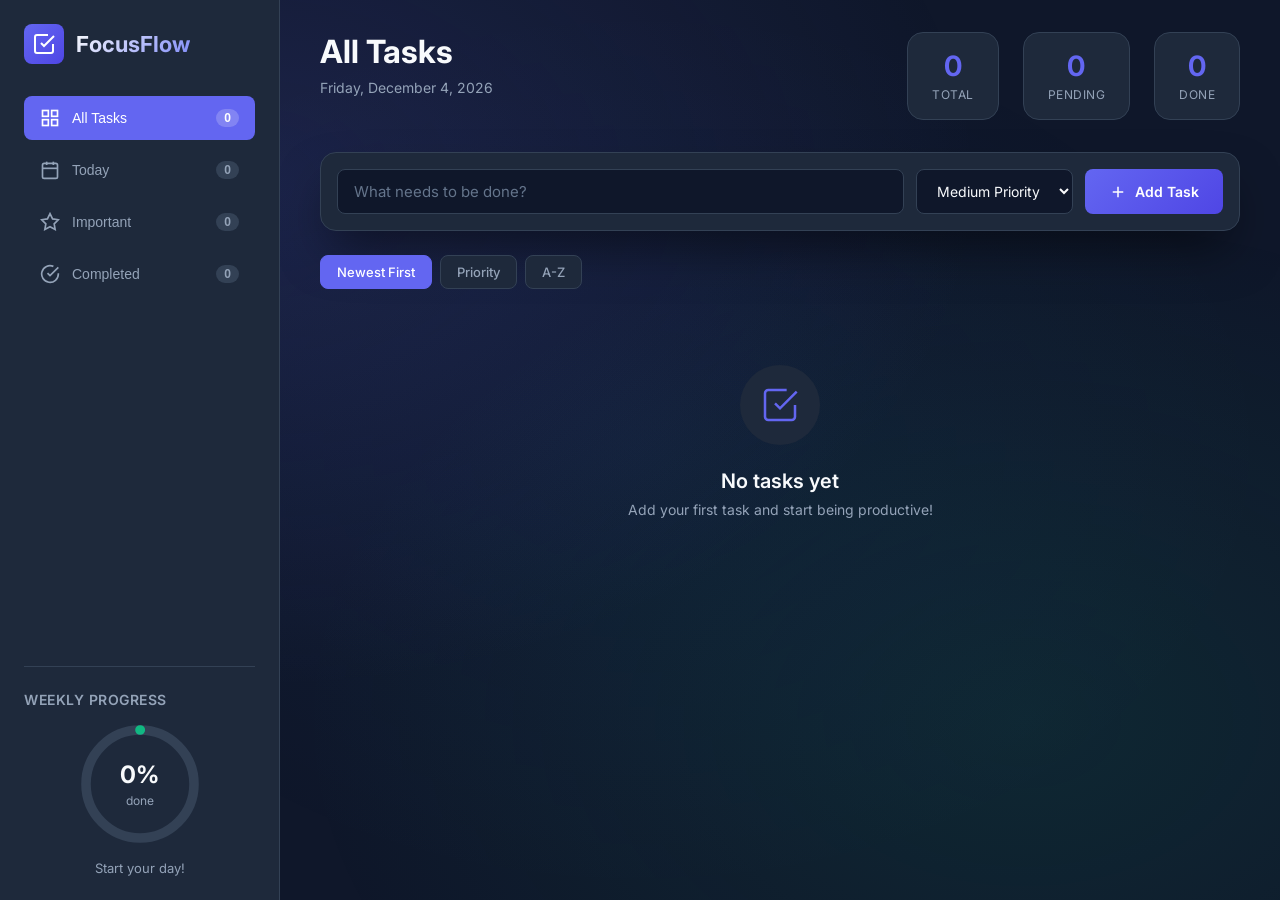
<file: html/todo-app/index.html>
<!DOCTYPE html>
<html lang="en">
<head>
    <meta charset="UTF-8">
    <meta name="viewport" content="width=device-width, initial-scale=1.0">
    <title>FocusFlow - Task Tracker</title>
    <link rel="preconnect" href="https://fonts.googleapis.com">
    <link rel="preconnect" href="https://fonts.gstatic.com" crossorigin>
    <link href="https://fonts.googleapis.com/css2?family=Inter:wght@300;400;500;600;700&display=swap" rel="stylesheet">
    <link rel="stylesheet" href="styles.css">
</head>
<body>
    <div class="app-container">
        <!-- Sidebar -->
        <aside class="sidebar">
            <div class="logo">
                <div class="logo-icon">
                    <svg viewBox="0 0 24 24" fill="none" stroke="currentColor" stroke-width="2">
                        <path d="M9 11l3 3L22 4"/>
                        <path d="M21 12v7a2 2 0 01-2 2H5a2 2 0 01-2-2V5a2 2 0 012-2h11"/>
                    </svg>
                </div>
                <span>FocusFlow</span>
            </div>
            
            <nav class="nav-menu">
                <button class="nav-item active" data-filter="all">
                    <svg viewBox="0 0 24 24" fill="none" stroke="currentColor" stroke-width="2">
                        <rect x="3" y="3" width="7" height="7"/>
                        <rect x="14" y="3" width="7" height="7"/>
                        <rect x="14" y="14" width="7" height="7"/>
                        <rect x="3" y="14" width="7" height="7"/>
                    </svg>
                    <span>All Tasks</span>
                    <span class="badge" id="all-count">0</span>
                </button>
                <button class="nav-item" data-filter="today">
                    <svg viewBox="0 0 24 24" fill="none" stroke="currentColor" stroke-width="2">
                        <rect x="3" y="4" width="18" height="18" rx="2" ry="2"/>
                        <line x1="16" y1="2" x2="16" y2="6"/>
                        <line x1="8" y1="2" x2="8" y2="6"/>
                        <line x1="3" y1="10" x2="21" y2="10"/>
                    </svg>
                    <span>Today</span>
                    <span class="badge" id="today-count">0</span>
                </button>
                <button class="nav-item" data-filter="important">
                    <svg viewBox="0 0 24 24" fill="none" stroke="currentColor" stroke-width="2">
                        <polygon points="12 2 15.09 8.26 22 9.27 17 14.14 18.18 21.02 12 17.77 5.82 21.02 7 14.14 2 9.27 8.91 8.26 12 2"/>
                    </svg>
                    <span>Important</span>
                    <span class="badge" id="important-count">0</span>
                </button>
                <button class="nav-item" data-filter="completed">
                    <svg viewBox="0 0 24 24" fill="none" stroke="currentColor" stroke-width="2">
                        <path d="M22 11.08V12a10 10 0 11-5.93-9.14"/>
                        <polyline points="22 4 12 14.01 9 11.01"/>
                    </svg>
                    <span>Completed</span>
                    <span class="badge" id="completed-count">0</span>
                </button>
            </nav>

            <div class="progress-section">
                <h3>Weekly Progress</h3>
                <div class="progress-ring">
                    <svg viewBox="0 0 100 100">
                        <circle class="progress-ring-bg" cx="50" cy="50" r="45"/>
                        <circle class="progress-ring-fill" cx="50" cy="50" r="45" id="progress-circle"/>
                    </svg>
                    <div class="progress-text">
                        <span id="progress-percent">0%</span>
                        <small>done</small>
                    </div>
                </div>
                <p class="progress-message" id="progress-message">Start your day!</p>
            </div>
        </aside>

        <!-- Main Content -->
        <main class="main-content">
            <header class="header">
                <div class="header-left">
                    <h1 id="page-title">All Tasks</h1>
                    <p id="current-date"></p>
                </div>
                <div class="header-right">
                    <div class="stats">
                        <div class="stat">
                            <span class="stat-value" id="total-tasks">0</span>
                            <span class="stat-label">Total</span>
                        </div>
                        <div class="stat">
                            <span class="stat-value" id="pending-tasks">0</span>
                            <span class="stat-label">Pending</span>
                        </div>
                        <div class="stat">
                            <span class="stat-value" id="done-tasks">0</span>
                            <span class="stat-label">Done</span>
                        </div>
                    </div>
                </div>
            </header>

            <!-- Add Task Section -->
            <section class="add-task-section">
                <div class="add-task-container">
                    <input 
                        type="text" 
                        id="task-input" 
                        placeholder="What needs to be done?"
                        autocomplete="off"
                    >
                    <select id="priority-select">
                        <option value="low">Low Priority</option>
                        <option value="medium" selected>Medium Priority</option>
                        <option value="high">High Priority</option>
                    </select>
                    <button id="add-btn" class="btn-primary">
                        <svg viewBox="0 0 24 24" fill="none" stroke="currentColor" stroke-width="2">
                            <line x1="12" y1="5" x2="12" y2="19"/>
                            <line x1="5" y1="12" x2="19" y2="12"/>
                        </svg>
                        Add Task
                    </button>
                </div>
            </section>

            <!-- Task List -->
            <section class="task-list-section">
                <div class="task-filters">
                    <button class="filter-btn active" data-sort="newest">Newest First</button>
                    <button class="filter-btn" data-sort="priority">Priority</button>
                    <button class="filter-btn" data-sort="alphabetical">A-Z</button>
                </div>
                
                <ul class="task-list" id="task-list">
                    <!-- Tasks will be rendered here -->
                </ul>
                
                <div class="empty-state" id="empty-state">
                    <div class="empty-icon">
                        <svg viewBox="0 0 24 24" fill="none" stroke="currentColor" stroke-width="1.5">
                            <path d="M9 11l3 3L22 4"/>
                            <path d="M21 12v7a2 2 0 01-2 2H5a2 2 0 01-2-2V5a2 2 0 012-2h11"/>
                        </svg>
                    </div>
                    <h3>No tasks yet</h3>
                    <p>Add your first task and start being productive!</p>
                </div>
            </section>
        </main>
    </div>

    <!-- Edit Modal -->
    <div class="modal" id="edit-modal">
        <div class="modal-content">
            <h2>Edit Task</h2>
            <input type="text" id="edit-input" placeholder="Task name">
            <select id="edit-priority">
                <option value="low">Low Priority</option>
                <option value="medium">Medium Priority</option>
                <option value="high">High Priority</option>
            </select>
            <div class="modal-actions">
                <button class="btn-secondary" id="cancel-edit">Cancel</button>
                <button class="btn-primary" id="save-edit">Save Changes</button>
            </div>
        </div>
    </div>

    <script src="app.js"></script>
</body>
</html>
</file>
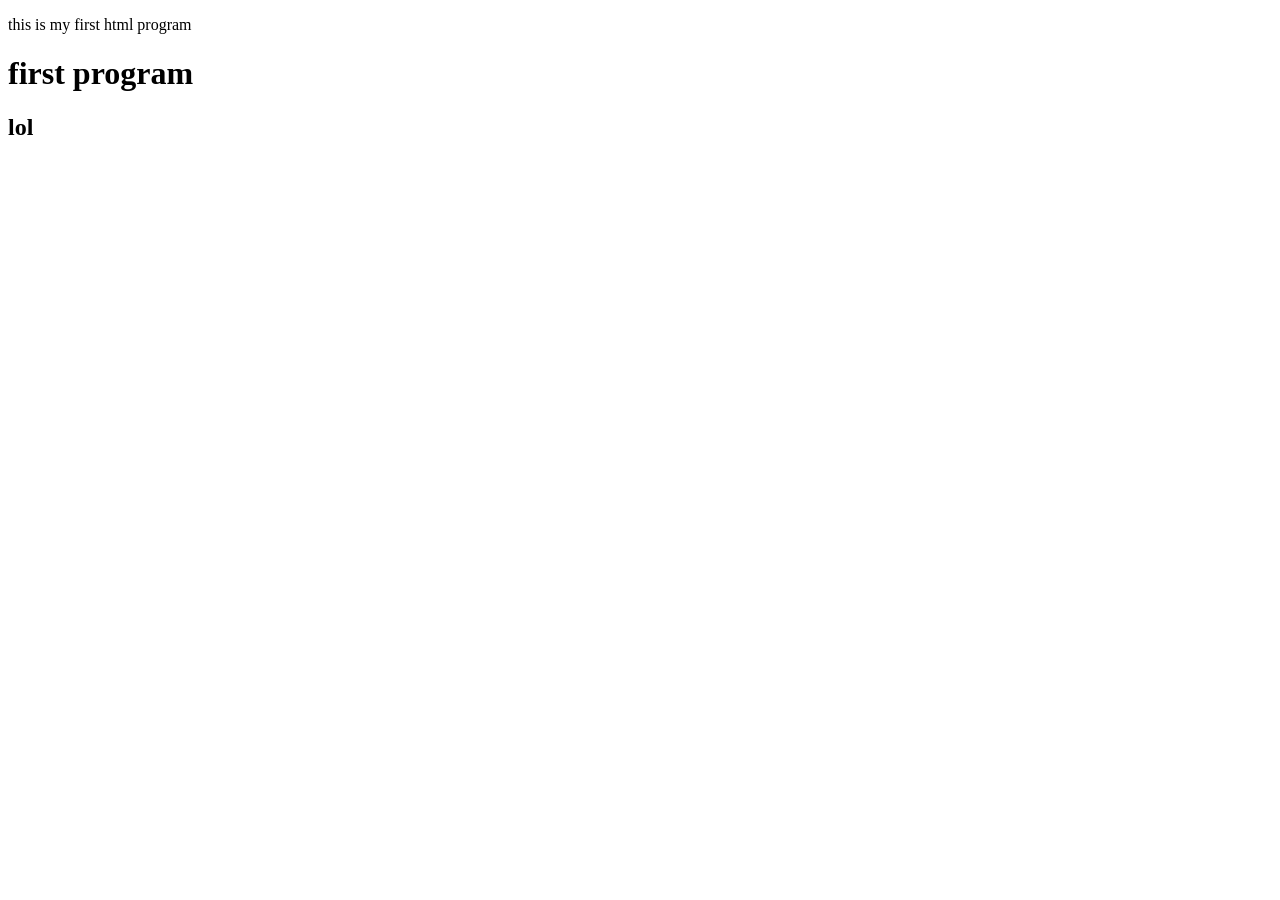
<file: html/first.html>
<!DOCTYPE html>
<html lang="en">
<head>
    <meta charset="UTF-8">
    <meta name="viewport" content="width=device-width, initial-scale=1.0">
    <title>first html</title>
</head>
<body>
    <p>this is my first html program</p>
    <h1>first program</h1>
     <h2>lol</h2>

</body>
</html>
</file>
<file: html/todo-app/styles.css>
* {
    margin: 0;
    padding: 0;
    box-sizing: border-box;
}

:root {
    --primary: #6366f1;
    --primary-dark: #4f46e5;
    --primary-light: #818cf8;
    --success: #10b981;
    --warning: #f59e0b;
    --danger: #ef4444;
    --info: #3b82f6;
    --bg-primary: #0f172a;
    --bg-secondary: #1e293b;
    --bg-tertiary: #334155;
    --text-primary: #f8fafc;
    --text-secondary: #94a3b8;
    --text-muted: #64748b;
    --border: #334155;
    --shadow: 0 25px 50px -12px rgba(0, 0, 0, 0.5);
    --radius: 16px;
    --radius-sm: 8px;
    --transition: all 0.3s cubic-bezier(0.4, 0, 0.2, 1);
}

body {
    font-family: 'Inter', sans-serif;
    background: var(--bg-primary);
    color: var(--text-primary);
    min-height: 100vh;
    overflow-x: hidden;
}

/* Animated Background */
body::before {
    content: '';
    position: fixed;
    top: 0;
    left: 0;
    width: 100%;
    height: 100%;
    background: 
        radial-gradient(ellipse at 20% 20%, rgba(99, 102, 241, 0.15) 0%, transparent 50%),
        radial-gradient(ellipse at 80% 80%, rgba(16, 185, 129, 0.1) 0%, transparent 50%),
        radial-gradient(ellipse at 50% 50%, rgba(59, 130, 246, 0.05) 0%, transparent 70%);
    pointer-events: none;
    z-index: -1;
}

.app-container {
    display: flex;
    min-height: 100vh;
    max-width: 1600px;
    margin: 0 auto;
}

/* Sidebar */
.sidebar {
    width: 280px;
    background: var(--bg-secondary);
    border-right: 1px solid var(--border);
    padding: 24px;
    display: flex;
    flex-direction: column;
    position: fixed;
    height: 100vh;
    overflow-y: auto;
}

.logo {
    display: flex;
    align-items: center;
    gap: 12px;
    margin-bottom: 32px;
}

.logo-icon {
    width: 40px;
    height: 40px;
    background: linear-gradient(135deg, var(--primary), var(--primary-dark));
    border-radius: var(--radius-sm);
    display: flex;
    align-items: center;
    justify-content: center;
}

.logo-icon svg {
    width: 24px;
    height: 24px;
    color: white;
}

.logo span {
    font-size: 22px;
    font-weight: 700;
    background: linear-gradient(135deg, var(--text-primary), var(--primary-light));
    -webkit-background-clip: text;
    -webkit-text-fill-color: transparent;
    background-clip: text;
}

.nav-menu {
    display: flex;
    flex-direction: column;
    gap: 8px;
    margin-bottom: 32px;
}

.nav-item {
    display: flex;
    align-items: center;
    gap: 12px;
    padding: 12px 16px;
    border: none;
    background: transparent;
    color: var(--text-secondary);
    font-size: 14px;
    font-weight: 500;
    border-radius: var(--radius-sm);
    cursor: pointer;
    transition: var(--transition);
    width: 100%;
    text-align: left;
}

.nav-item svg {
    width: 20px;
    height: 20px;
}

.nav-item:hover {
    background: var(--bg-tertiary);
    color: var(--text-primary);
}

.nav-item.active {
    background: var(--primary);
    color: white;
}

.badge {
    margin-left: auto;
    background: var(--bg-tertiary);
    color: var(--text-secondary);
    font-size: 12px;
    padding: 2px 8px;
    border-radius: 999px;
    font-weight: 600;
}

.nav-item.active .badge {
    background: rgba(255, 255, 255, 0.2);
    color: white;
}

/* Progress Section */
.progress-section {
    margin-top: auto;
    padding-top: 24px;
    border-top: 1px solid var(--border);
}

.progress-section h3 {
    font-size: 14px;
    font-weight: 600;
    color: var(--text-secondary);
    margin-bottom: 16px;
    text-transform: uppercase;
    letter-spacing: 0.5px;
}

.progress-ring {
    position: relative;
    width: 120px;
    height: 120px;
    margin: 0 auto 16px;
}

.progress-ring svg {
    transform: rotate(-90deg);
    width: 100%;
    height: 100%;
}

.progress-ring-bg {
    fill: none;
    stroke: var(--bg-tertiary);
    stroke-width: 8;
}

.progress-ring-fill {
    fill: none;
    stroke: url(#progressGradient);
    stroke-width: 8;
    stroke-linecap: round;
    stroke-dasharray: 283;
    stroke-dashoffset: 283;
    transition: stroke-dashoffset 0.5s ease;
}

.progress-text {
    position: absolute;
    top: 50%;
    left: 50%;
    transform: translate(-50%, -50%);
    text-align: center;
}

.progress-text span {
    display: block;
    font-size: 24px;
    font-weight: 700;
    color: var(--text-primary);
}

.progress-text small {
    font-size: 12px;
    color: var(--text-secondary);
}

.progress-message {
    text-align: center;
    font-size: 13px;
    color: var(--text-secondary);
}

/* Main Content */
.main-content {
    flex: 1;
    margin-left: 280px;
    padding: 32px 40px;
    max-width: calc(100% - 280px);
}

.header {
    display: flex;
    justify-content: space-between;
    align-items: flex-start;
    margin-bottom: 32px;
}

.header-left h1 {
    font-size: 32px;
    font-weight: 700;
    margin-bottom: 8px;
}

.header-left p {
    color: var(--text-secondary);
    font-size: 14px;
}

.stats {
    display: flex;
    gap: 24px;
}

.stat {
    text-align: center;
    padding: 16px 24px;
    background: var(--bg-secondary);
    border-radius: var(--radius);
    border: 1px solid var(--border);
    min-width: 80px;
}

.stat-value {
    display: block;
    font-size: 28px;
    font-weight: 700;
    color: var(--primary);
}

.stat-label {
    font-size: 12px;
    color: var(--text-secondary);
    text-transform: uppercase;
    letter-spacing: 0.5px;
}

/* Add Task Section */
.add-task-section {
    margin-bottom: 24px;
}

.add-task-container {
    display: flex;
    gap: 12px;
    background: var(--bg-secondary);
    padding: 16px;
    border-radius: var(--radius);
    border: 1px solid var(--border);
    box-shadow: var(--shadow);
}

#task-input {
    flex: 1;
    background: var(--bg-primary);
    border: 1px solid var(--border);
    border-radius: var(--radius-sm);
    padding: 12px 16px;
    color: var(--text-primary);
    font-size: 15px;
    font-family: inherit;
    outline: none;
    transition: var(--transition);
}

#task-input:focus {
    border-color: var(--primary);
    box-shadow: 0 0 0 3px rgba(99, 102, 241, 0.1);
}

#task-input::placeholder {
    color: var(--text-muted);
}

#priority-select {
    background: var(--bg-primary);
    border: 1px solid var(--border);
    border-radius: var(--radius-sm);
    padding: 12px 16px;
    color: var(--text-primary);
    font-size: 14px;
    font-family: inherit;
    cursor: pointer;
    outline: none;
    min-width: 140px;
}

#priority-select:focus {
    border-color: var(--primary);
}

.btn-primary {
    display: flex;
    align-items: center;
    gap: 8px;
    background: linear-gradient(135deg, var(--primary), var(--primary-dark));
    color: white;
    border: none;
    padding: 12px 24px;
    border-radius: var(--radius-sm);
    font-size: 14px;
    font-weight: 600;
    cursor: pointer;
    transition: var(--transition);
    font-family: inherit;
}

.btn-primary:hover {
    transform: translateY(-2px);
    box-shadow: 0 10px 25px -5px rgba(99, 102, 241, 0.4);
}

.btn-primary svg {
    width: 18px;
    height: 18px;
}

/* Task List */
.task-filters {
    display: flex;
    gap: 8px;
    margin-bottom: 16px;
}

.filter-btn {
    background: var(--bg-secondary);
    border: 1px solid var(--border);
    color: var(--text-secondary);
    padding: 8px 16px;
    border-radius: var(--radius-sm);
    font-size: 13px;
    font-weight: 500;
    cursor: pointer;
    transition: var(--transition);
    font-family: inherit;
}

.filter-btn:hover {
    color: var(--text-primary);
    border-color: var(--primary);
}

.filter-btn.active {
    background: var(--primary);
    border-color: var(--primary);
    color: white;
}

.task-list {
    list-style: none;
    display: flex;
    flex-direction: column;
    gap: 12px;
}

.task-item {
    background: var(--bg-secondary);
    border: 1px solid var(--border);
    border-radius: var(--radius-sm);
    padding: 16px 20px;
    display: flex;
    align-items: center;
    gap: 16px;
    transition: var(--transition);
    animation: slideIn 0.3s ease;
}

@keyframes slideIn {
    from {
        opacity: 0;
        transform: translateX(-20px);
    }
    to {
        opacity: 1;
        transform: translateX(0);
    }
}

.task-item:hover {
    border-color: var(--primary);
    transform: translateX(4px);
}

.task-item.completed {
    opacity: 0.6;
}

.task-item.completed .task-text {
    text-decoration: line-through;
    color: var(--text-muted);
}

.task-checkbox {
    width: 22px;
    height: 22px;
    border: 2px solid var(--border);
    border-radius: 6px;
    cursor: pointer;
    display: flex;
    align-items: center;
    justify-content: center;
    transition: var(--transition);
    flex-shrink: 0;
}

.task-checkbox:hover {
    border-color: var(--primary);
}

.task-checkbox.checked {
    background: var(--success);
    border-color: var(--success);
}

.task-checkbox.checked svg {
    width: 14px;
    height: 14px;
    color: white;
}

.task-content {
    flex: 1;
    min-width: 0;
}

.task-text {
    font-size: 15px;
    font-weight: 500;
    margin-bottom: 4px;
    word-break: break-word;
}

.task-meta {
    display: flex;
    align-items: center;
    gap: 12px;
}

.priority-badge {
    font-size: 11px;
    font-weight: 600;
    text-transform: uppercase;
    padding: 3px 10px;
    border-radius: 999px;
    letter-spacing: 0.3px;
}

.priority-badge.low {
    background: rgba(16, 185, 129, 0.15);
    color: var(--success);
}

.priority-badge.medium {
    background: rgba(245, 158, 11, 0.15);
    color: var(--warning);
}

.priority-badge.high {
    background: rgba(239, 68, 68, 0.15);
    color: var(--danger);
}

.task-date {
    font-size: 12px;
    color: var(--text-muted);
}

.task-actions {
    display: flex;
    gap: 8px;
    opacity: 0;
    transition: var(--transition);
}

.task-item:hover .task-actions {
    opacity: 1;
}

.task-btn {
    width: 32px;
    height: 32px;
    border: none;
    background: var(--bg-tertiary);
    color: var(--text-secondary);
    border-radius: 6px;
    cursor: pointer;
    display: flex;
    align-items: center;
    justify-content: center;
    transition: var(--transition);
}

.task-btn:hover {
    background: var(--primary);
    color: white;
}

.task-btn.delete:hover {
    background: var(--danger);
}

.task-btn svg {
    width: 16px;
    height: 16px;
}

/* Empty State */
.empty-state {
    text-align: center;
    padding: 60px 20px;
    display: none;
}

.empty-state.show {
    display: block;
}

.empty-icon {
    width: 80px;
    height: 80px;
    background: var(--bg-secondary);
    border-radius: 50%;
    display: flex;
    align-items: center;
    justify-content: center;
    margin: 0 auto 24px;
}

.empty-icon svg {
    width: 40px;
    height: 40px;
    color: var(--primary);
}

.empty-state h3 {
    font-size: 20px;
    font-weight: 600;
    margin-bottom: 8px;
}

.empty-state p {
    color: var(--text-secondary);
    font-size: 14px;
}

/* Modal */
.modal {
    display: none;
    position: fixed;
    top: 0;
    left: 0;
    width: 100%;
    height: 100%;
    background: rgba(15, 23, 42, 0.8);
    backdrop-filter: blur(8px);
    z-index: 1000;
    align-items: center;
    justify-content: center;
}

.modal.show {
    display: flex;
}

.modal-content {
    background: var(--bg-secondary);
    border: 1px solid var(--border);
    border-radius: var(--radius);
    padding: 32px;
    width: 90%;
    max-width: 450px;
    animation: modalIn 0.3s ease;
}

@keyframes modalIn {
    from {
        opacity: 0;
        transform: scale(0.9);
    }
    to {
        opacity: 1;
        transform: scale(1);
    }
}

.modal-content h2 {
    font-size: 20px;
    font-weight: 600;
    margin-bottom: 20px;
}

.modal-content input,
.modal-content select {
    width: 100%;
    background: var(--bg-primary);
    border: 1px solid var(--border);
    border-radius: var(--radius-sm);
    padding: 12px 16px;
    color: var(--text-primary);
    font-size: 15px;
    font-family: inherit;
    margin-bottom: 16px;
    outline: none;
}

.modal-content input:focus,
.modal-content select:focus {
    border-color: var(--primary);
}

.modal-actions {
    display: flex;
    gap: 12px;
    justify-content: flex-end;
}

.btn-secondary {
    background: var(--bg-tertiary);
    color: var(--text-primary);
    border: none;
    padding: 10px 20px;
    border-radius: var(--radius-sm);
    font-size: 14px;
    font-weight: 500;
    cursor: pointer;
    transition: var(--transition);
    font-family: inherit;
}

.btn-secondary:hover {
    background: var(--border);
}

/* SVG Gradient Definition */
svg defs {
    position: absolute;
}

/* Responsive */
@media (max-width: 1024px) {
    .sidebar {
        width: 240px;
    }
    
    .main-content {
        margin-left: 240px;
        max-width: calc(100% - 240px);
        padding: 24px;
    }
}

@media (max-width: 768px) {
    .sidebar {
        width: 100%;
        position: relative;
        height: auto;
        border-right: none;
        border-bottom: 1px solid var(--border);
    }
    
    .main-content {
        margin-left: 0;
        max-width: 100%;
    }
    
    .app-container {
        flex-direction: column;
    }
    
    .header {
        flex-direction: column;
        gap: 16px;
    }
    
    .stats {
        width: 100%;
        justify-content: space-around;
    }
    
    .add-task-container {
        flex-direction: column;
    }
    
    .progress-section {
        display: none;
    }
}

/* Scrollbar */
::-webkit-scrollbar {
    width: 8px;
    height: 8px;
}

::-webkit-scrollbar-track {
    background: var(--bg-primary);
}

::-webkit-scrollbar-thumb {
    background: var(--bg-tertiary);
    border-radius: 4px;
}

::-webkit-scrollbar-thumb:hover {
    background: var(--border);
}
</file>
